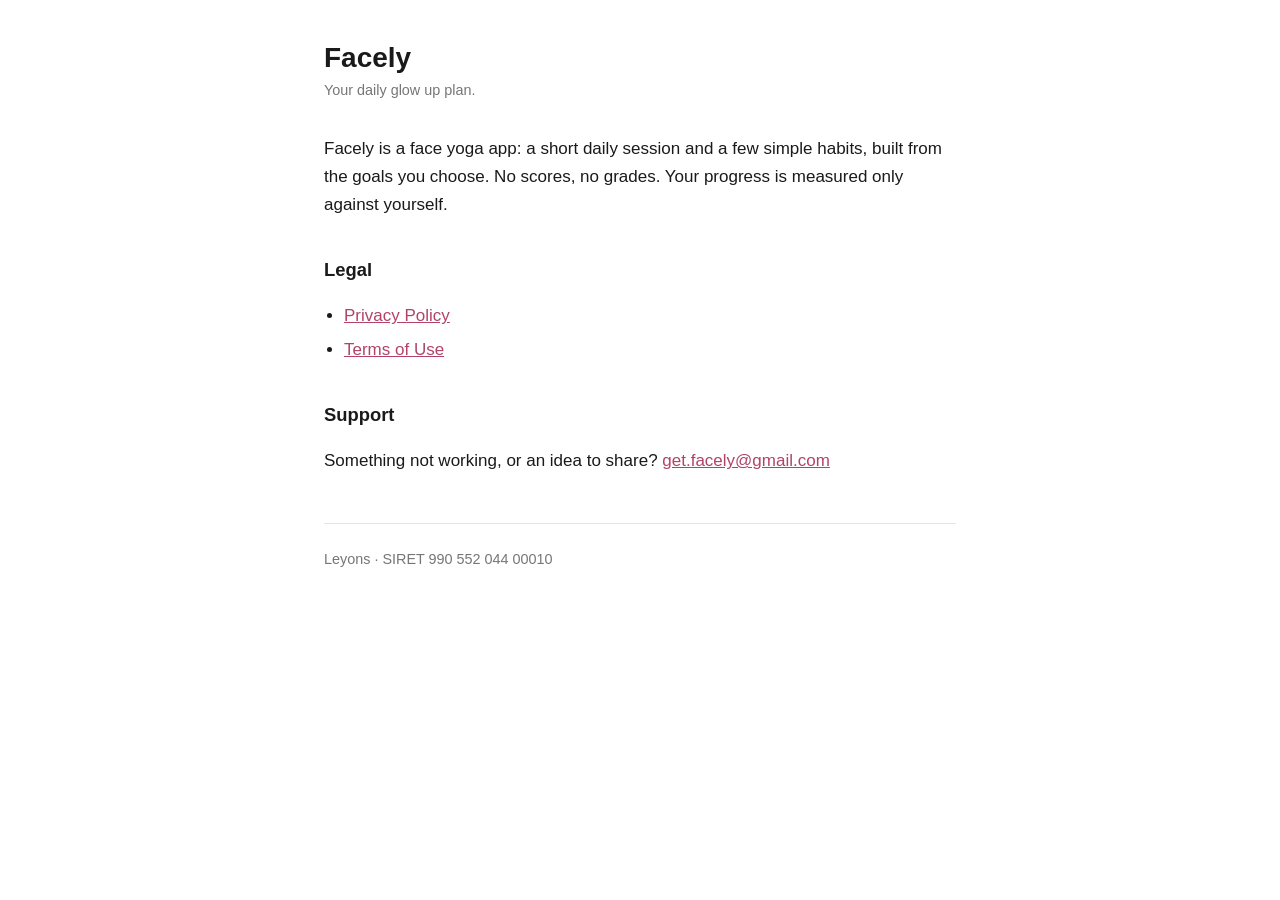
<file: index.html>
<!doctype html>
<html lang="en">
<head>
<meta charset="utf-8">
<meta name="viewport" content="width=device-width, initial-scale=1">
<title>Facely</title>
<link rel="stylesheet" href="style.css">
</head>
<body>

<h1>Facely</h1>
<p class="updated">Your daily glow up plan.</p>

<p>Facely is a face yoga app: a short daily session and a few simple habits,
built from the goals you choose. No scores, no grades. Your progress is
measured only against yourself.</p>

<h2>Legal</h2>
<ul>
  <li><a href="privacy.html">Privacy Policy</a></li>
  <li><a href="terms.html">Terms of Use</a></li>
</ul>

<h2>Support</h2>
<p>Something not working, or an idea to share?
<a href="mailto:get.facely@gmail.com">get.facely@gmail.com</a></p>

<hr>
<footer>
  Leyons · SIRET 990&nbsp;552&nbsp;044&nbsp;00010
</footer>

</body>
</html>
</file>
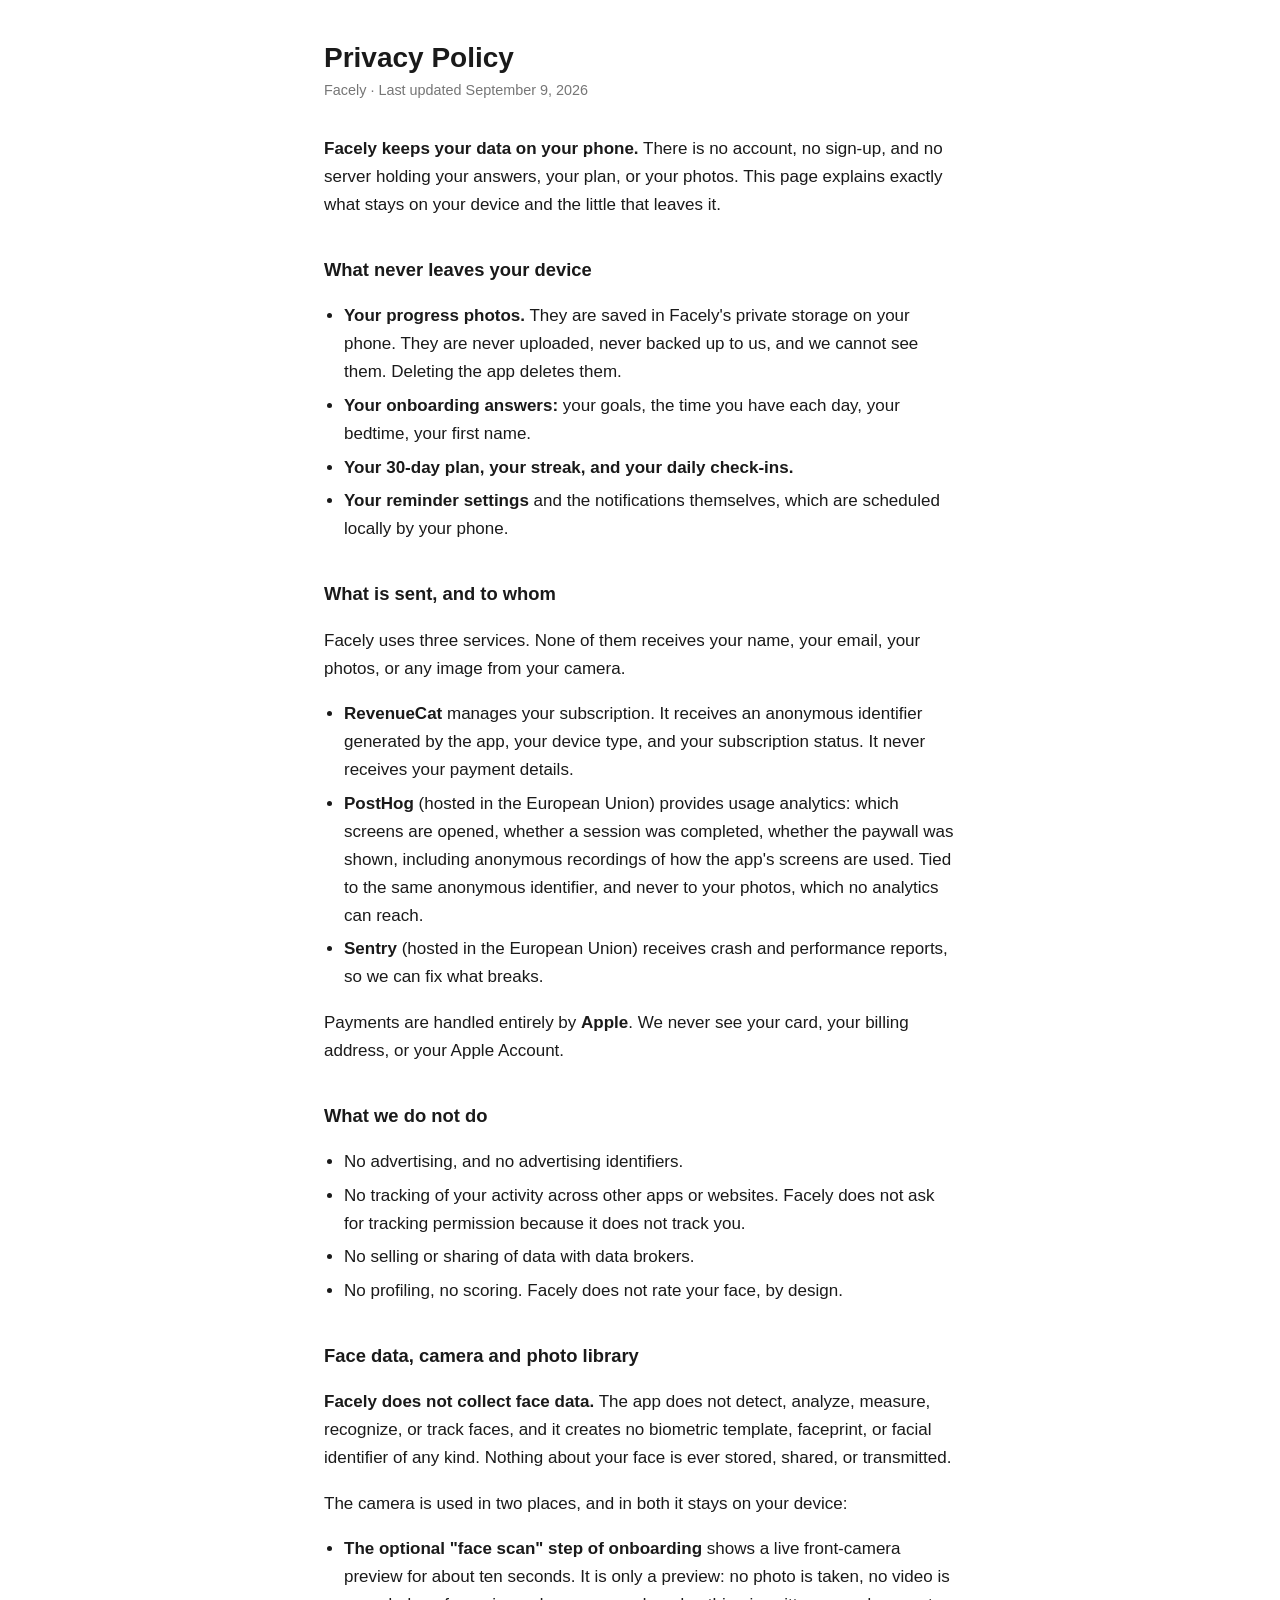
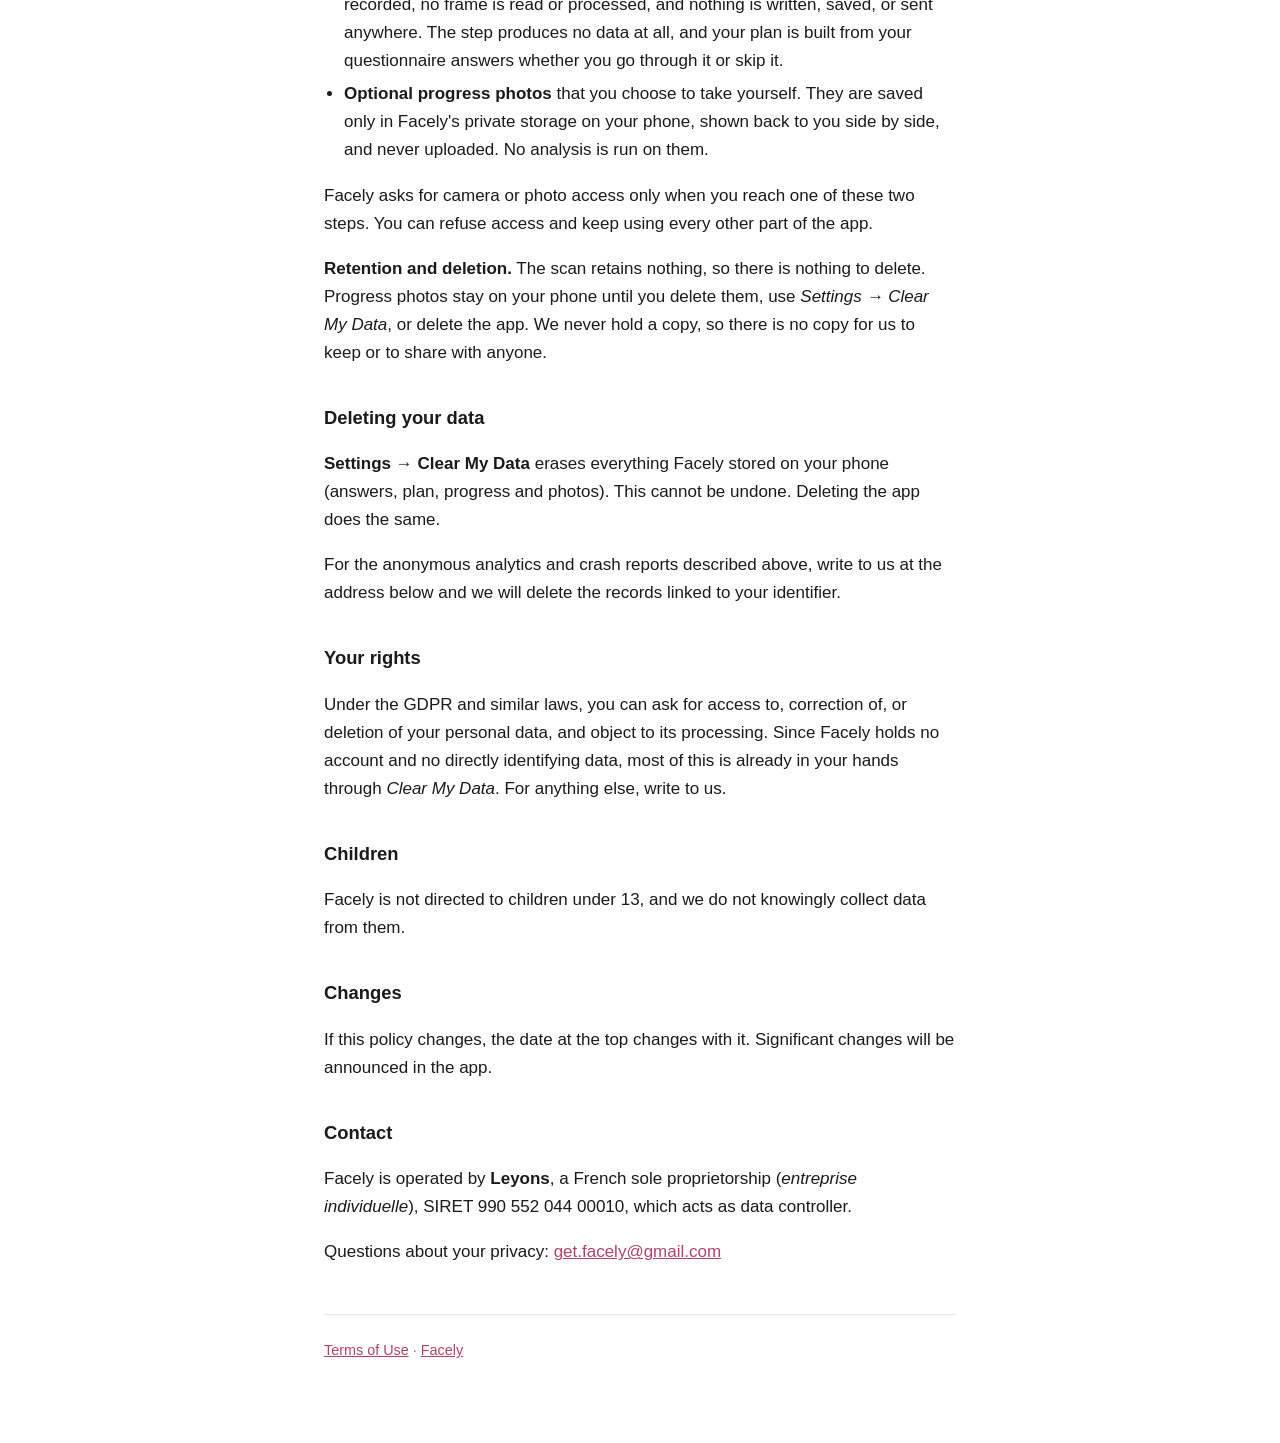
<file: privacy.html>
<!doctype html>
<html lang="en">
<head>
<meta charset="utf-8">
<meta name="viewport" content="width=device-width, initial-scale=1">
<title>Facely Privacy Policy</title>
<link rel="stylesheet" href="style.css">
</head>
<body>

<h1>Privacy Policy</h1>
<p class="updated">Facely · Last updated September 9, 2026</p>

<p><strong>Facely keeps your data on your phone.</strong> There is no account, no
sign-up, and no server holding your answers, your plan, or your photos. This
page explains exactly what stays on your device and the little that leaves it.</p>

<h2>What never leaves your device</h2>
<ul>
  <li><strong>Your progress photos.</strong> They are saved in Facely's private
      storage on your phone. They are never uploaded, never backed up to us,
      and we cannot see them. Deleting the app deletes them.</li>
  <li><strong>Your onboarding answers:</strong> your goals, the time you have
      each day, your bedtime, your first name.</li>
  <li><strong>Your 30-day plan, your streak, and your daily check-ins.</strong></li>
  <li><strong>Your reminder settings</strong> and the notifications themselves,
      which are scheduled locally by your phone.</li>
</ul>

<h2>What is sent, and to whom</h2>

<p>Facely uses three services. None of them receives your name, your email, your
photos, or any image from your camera.</p>

<ul>
  <li><strong>RevenueCat</strong> manages your subscription. It receives an
      anonymous identifier generated by the app, your device type, and your
      subscription status. It never receives your payment details.</li>
  <li><strong>PostHog</strong> (hosted in the European Union) provides usage
      analytics: which screens are opened, whether a session was completed,
      whether the paywall was shown, including anonymous recordings of how the
      app's screens are used. Tied to the same anonymous identifier, and never
      to your photos, which no analytics can reach.</li>
  <li><strong>Sentry</strong> (hosted in the European Union) receives crash and
      performance reports, so we can fix what breaks.</li>
</ul>

<p>Payments are handled entirely by <strong>Apple</strong>. We never see your
card, your billing address, or your Apple Account.</p>

<h2>What we do not do</h2>
<ul>
  <li>No advertising, and no advertising identifiers.</li>
  <li>No tracking of your activity across other apps or websites. Facely does
      not ask for tracking permission because it does not track you.</li>
  <li>No selling or sharing of data with data brokers.</li>
  <li>No profiling, no scoring. Facely does not rate your face, by design.</li>
</ul>

<h2 id="face-data">Face data, camera and photo library</h2>
<p><strong>Facely does not collect face data.</strong> The app does not detect,
analyze, measure, recognize, or track faces, and it creates no biometric
template, faceprint, or facial identifier of any kind. Nothing about your face
is ever stored, shared, or transmitted.</p>
<p>The camera is used in two places, and in both it stays on your device:</p>
<ul>
  <li><strong>The optional "face scan" step of onboarding</strong> shows a live
      front-camera preview for about ten seconds. It is only a preview: no photo
      is taken, no video is recorded, no frame is read or processed, and nothing
      is written, saved, or sent anywhere. The step produces no data at all, and
      your plan is built from your questionnaire answers whether you go through
      it or skip it.</li>
  <li><strong>Optional progress photos</strong> that you choose to take yourself.
      They are saved only in Facely's private storage on your phone, shown back
      to you side by side, and never uploaded. No analysis is run on them.</li>
</ul>
<p>Facely asks for camera or photo access only when you reach one of these two
steps. You can refuse access and keep using every other part of the app.</p>
<p><strong>Retention and deletion.</strong> The scan retains nothing, so there is
nothing to delete. Progress photos stay on your phone until you delete them,
use <em>Settings → Clear My Data</em>, or delete the app. We never hold a copy,
so there is no copy for us to keep or to share with anyone.</p>

<h2>Deleting your data</h2>
<p><strong>Settings → Clear My Data</strong> erases everything Facely stored on
your phone (answers, plan, progress and photos). This cannot be undone.
Deleting the app does the same.</p>
<p>For the anonymous analytics and crash reports described above, write to us at
the address below and we will delete the records linked to your identifier.</p>

<h2>Your rights</h2>
<p>Under the GDPR and similar laws, you can ask for access to, correction of, or
deletion of your personal data, and object to its processing. Since Facely holds
no account and no directly identifying data, most of this is already in your
hands through <em>Clear My Data</em>. For anything else, write to us.</p>

<h2>Children</h2>
<p>Facely is not directed to children under 13, and we do not knowingly collect
data from them.</p>

<h2>Changes</h2>
<p>If this policy changes, the date at the top changes with it. Significant
changes will be announced in the app.</p>

<h2>Contact</h2>
<p>Facely is operated by <strong>Leyons</strong>, a French sole proprietorship
(<em>entreprise individuelle</em>), SIRET 990&nbsp;552&nbsp;044&nbsp;00010, which
acts as data controller.</p>
<p>Questions about your privacy:
<a href="mailto:get.facely@gmail.com">get.facely@gmail.com</a></p>

<hr>
<footer>
  <a href="terms.html">Terms of Use</a> · <a href="index.html">Facely</a>
</footer>

</body>
</html>
</file>
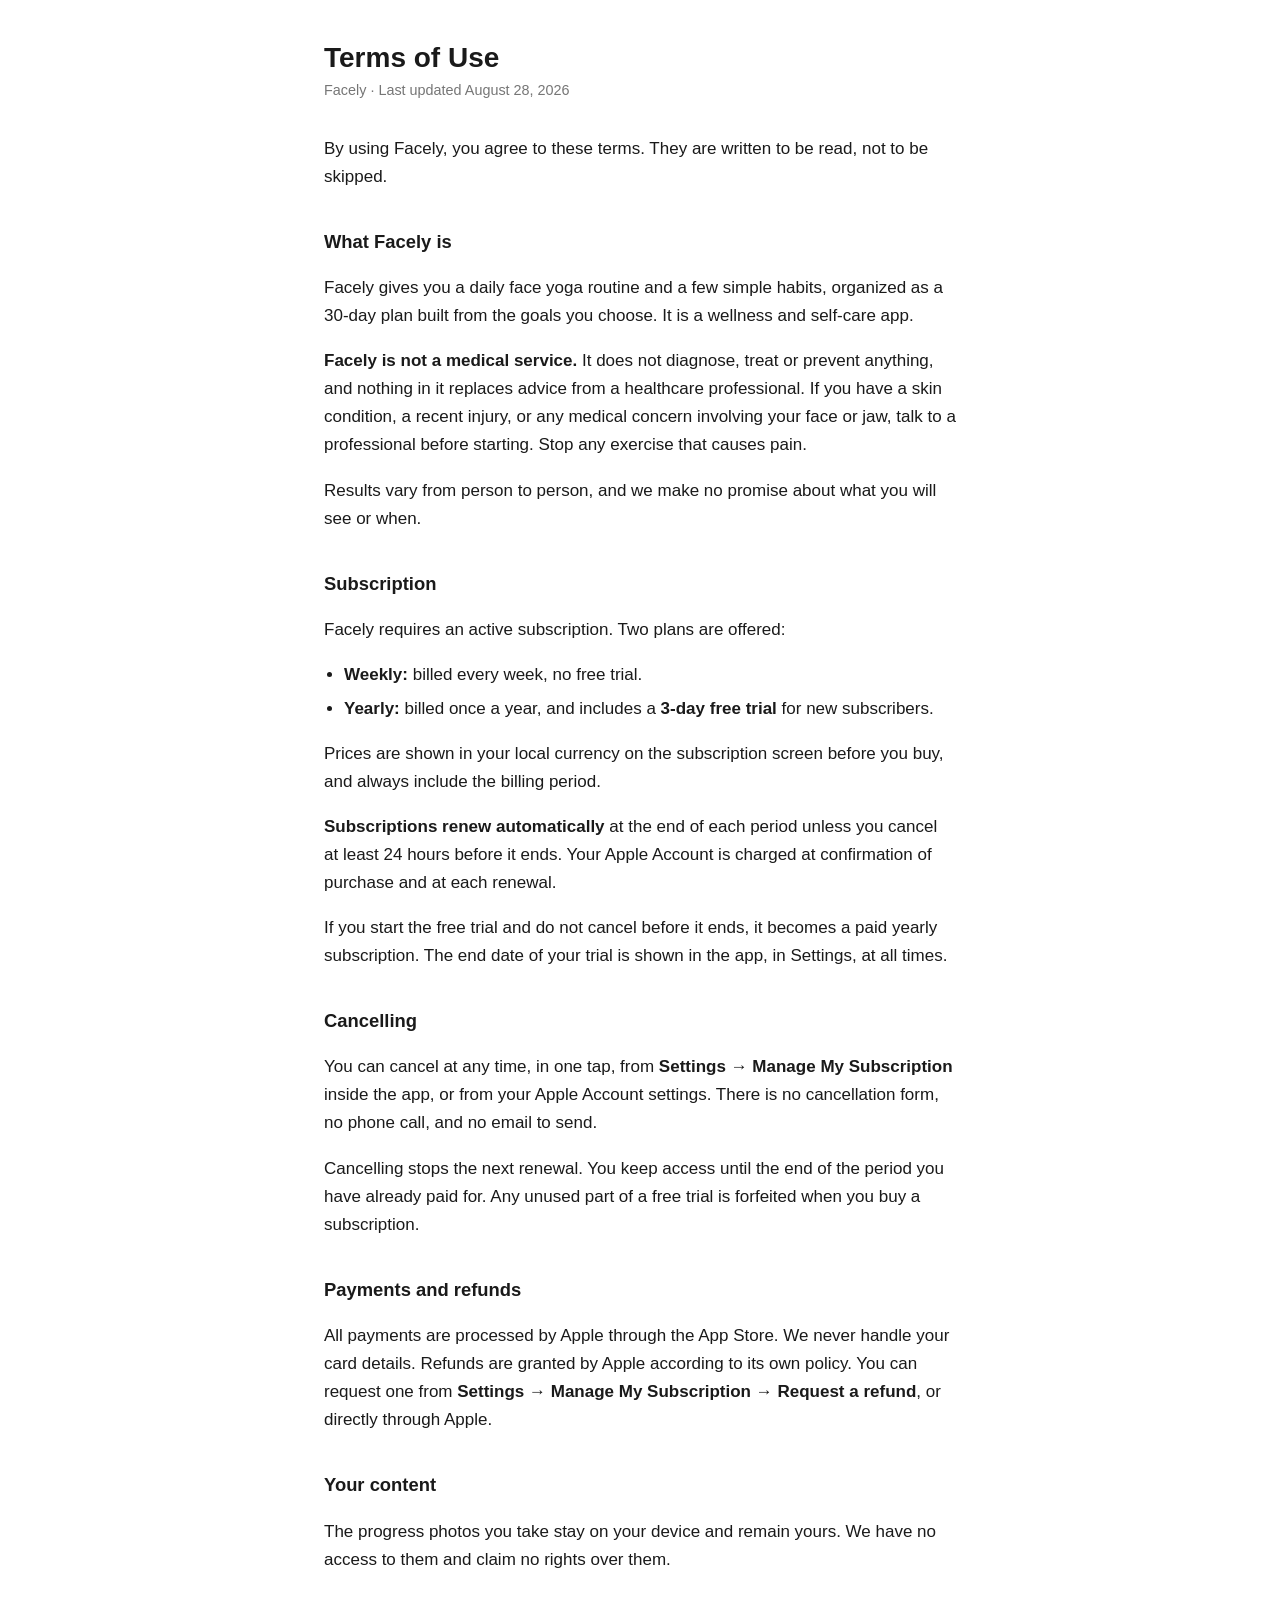
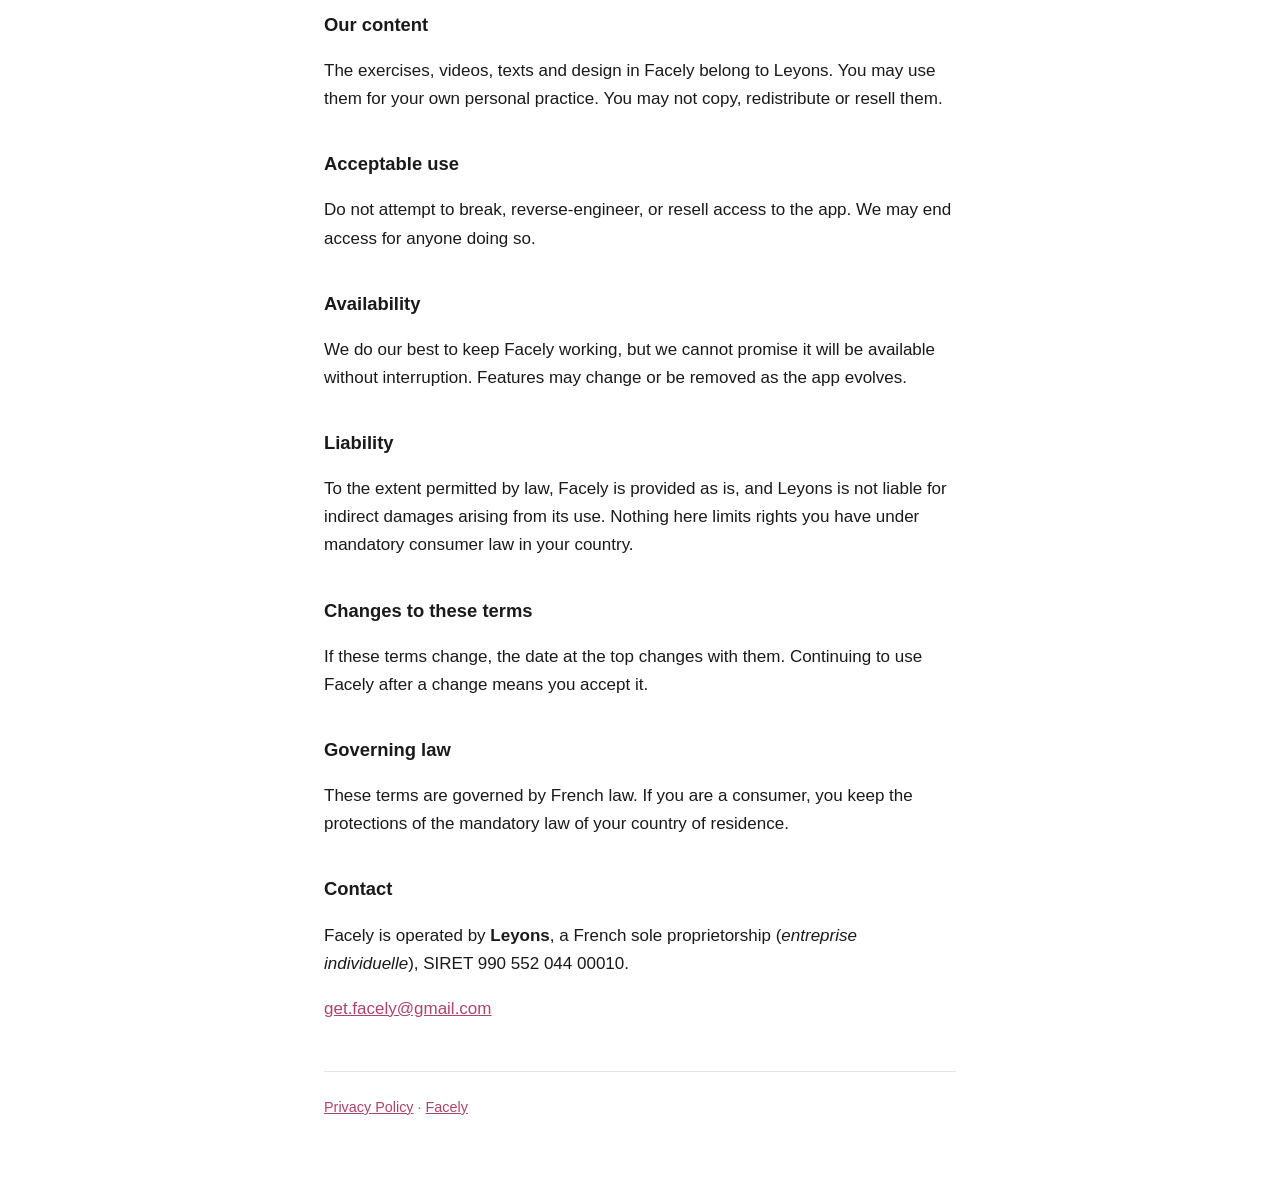
<file: terms.html>
<!doctype html>
<html lang="en">
<head>
<meta charset="utf-8">
<meta name="viewport" content="width=device-width, initial-scale=1">
<title>Facely Terms of Use</title>
<link rel="stylesheet" href="style.css">
</head>
<body>

<h1>Terms of Use</h1>
<p class="updated">Facely · Last updated August 28, 2026</p>

<p>By using Facely, you agree to these terms. They are written to be read, not
to be skipped.</p>

<h2>What Facely is</h2>
<p>Facely gives you a daily face yoga routine and a few simple habits, organized
as a 30-day plan built from the goals you choose. It is a wellness and self-care
app.</p>
<p><strong>Facely is not a medical service.</strong> It does not diagnose, treat
or prevent anything, and nothing in it replaces advice from a healthcare
professional. If you have a skin condition, a recent injury, or any medical
concern involving your face or jaw, talk to a professional before starting. Stop
any exercise that causes pain.</p>
<p>Results vary from person to person, and we make no promise about what you
will see or when.</p>

<h2>Subscription</h2>
<p>Facely requires an active subscription. Two plans are offered:</p>
<ul>
  <li><strong>Weekly:</strong> billed every week, no free trial.</li>
  <li><strong>Yearly:</strong> billed once a year, and includes a
      <strong>3-day free trial</strong> for new subscribers.</li>
</ul>
<p>Prices are shown in your local currency on the subscription screen before you
buy, and always include the billing period.</p>
<p><strong>Subscriptions renew automatically</strong> at the end of each period
unless you cancel at least 24 hours before it ends. Your Apple Account is
charged at confirmation of purchase and at each renewal.</p>
<p>If you start the free trial and do not cancel before it ends, it becomes a
paid yearly subscription. The end date of your trial is shown in the app, in
Settings, at all times.</p>

<h2>Cancelling</h2>
<p>You can cancel at any time, in one tap, from <strong>Settings → Manage My
Subscription</strong> inside the app, or from your Apple Account settings. There
is no cancellation form, no phone call, and no email to send.</p>
<p>Cancelling stops the next renewal. You keep access until the end of the period
you have already paid for. Any unused part of a free trial is forfeited when you
buy a subscription.</p>

<h2>Payments and refunds</h2>
<p>All payments are processed by Apple through the App Store. We never handle
your card details. Refunds are granted by Apple according to its own policy.
You can request one from <strong>Settings → Manage My Subscription →
Request a refund</strong>, or directly through Apple.</p>

<h2>Your content</h2>
<p>The progress photos you take stay on your device and remain yours. We have no
access to them and claim no rights over them.</p>

<h2>Our content</h2>
<p>The exercises, videos, texts and design in Facely belong to Leyons. You may
use them for your own personal practice. You may not copy, redistribute or
resell them.</p>

<h2>Acceptable use</h2>
<p>Do not attempt to break, reverse-engineer, or resell access to the app. We may
end access for anyone doing so.</p>

<h2>Availability</h2>
<p>We do our best to keep Facely working, but we cannot promise it will be
available without interruption. Features may change or be removed as the app
evolves.</p>

<h2>Liability</h2>
<p>To the extent permitted by law, Facely is provided as is, and Leyons is not
liable for indirect damages arising from its use. Nothing here limits rights you
have under mandatory consumer law in your country.</p>

<h2>Changes to these terms</h2>
<p>If these terms change, the date at the top changes with them. Continuing to
use Facely after a change means you accept it.</p>

<h2>Governing law</h2>
<p>These terms are governed by French law. If you are a consumer, you keep the
protections of the mandatory law of your country of residence.</p>

<h2>Contact</h2>
<p>Facely is operated by <strong>Leyons</strong>, a French sole proprietorship
(<em>entreprise individuelle</em>), SIRET 990&nbsp;552&nbsp;044&nbsp;00010.</p>
<p><a href="mailto:get.facely@gmail.com">get.facely@gmail.com</a></p>

<hr>
<footer>
  <a href="privacy.html">Privacy Policy</a> · <a href="index.html">Facely</a>
</footer>

</body>
</html>
</file>
<file: style.css>
/* Facely legal pages — deliberately plain and fast. No fonts, no scripts. */
:root { color-scheme: light dark; }
* { box-sizing: border-box; }
body {
  margin: 0 auto;
  padding: 2.5rem 1.25rem 5rem;
  max-width: 42rem;
  font: 400 17px/1.65 -apple-system, BlinkMacSystemFont, "Segoe UI", Roboto, sans-serif;
  color: #1a1a1a;
  background: #fff;
}
@media (prefers-color-scheme: dark) {
  body { color: #e8e6e3; background: #131017; }
  a { color: #F2A6BB; }
  hr { border-color: #333; }
}
h1 { font-size: 1.75rem; line-height: 1.25; margin: 0 0 .25rem; }
h2 { font-size: 1.15rem; margin: 2.25rem 0 .5rem; }
.updated { color: #767676; font-size: .9rem; margin: 0 0 2rem; }
ul { padding-left: 1.25rem; }
li { margin: .35rem 0; }
a { color: #b1436a; }
hr { border: 0; border-top: 1px solid #e5e5e5; margin: 3rem 0 1.5rem; }
footer { color: #767676; font-size: .9rem; }
</file>
